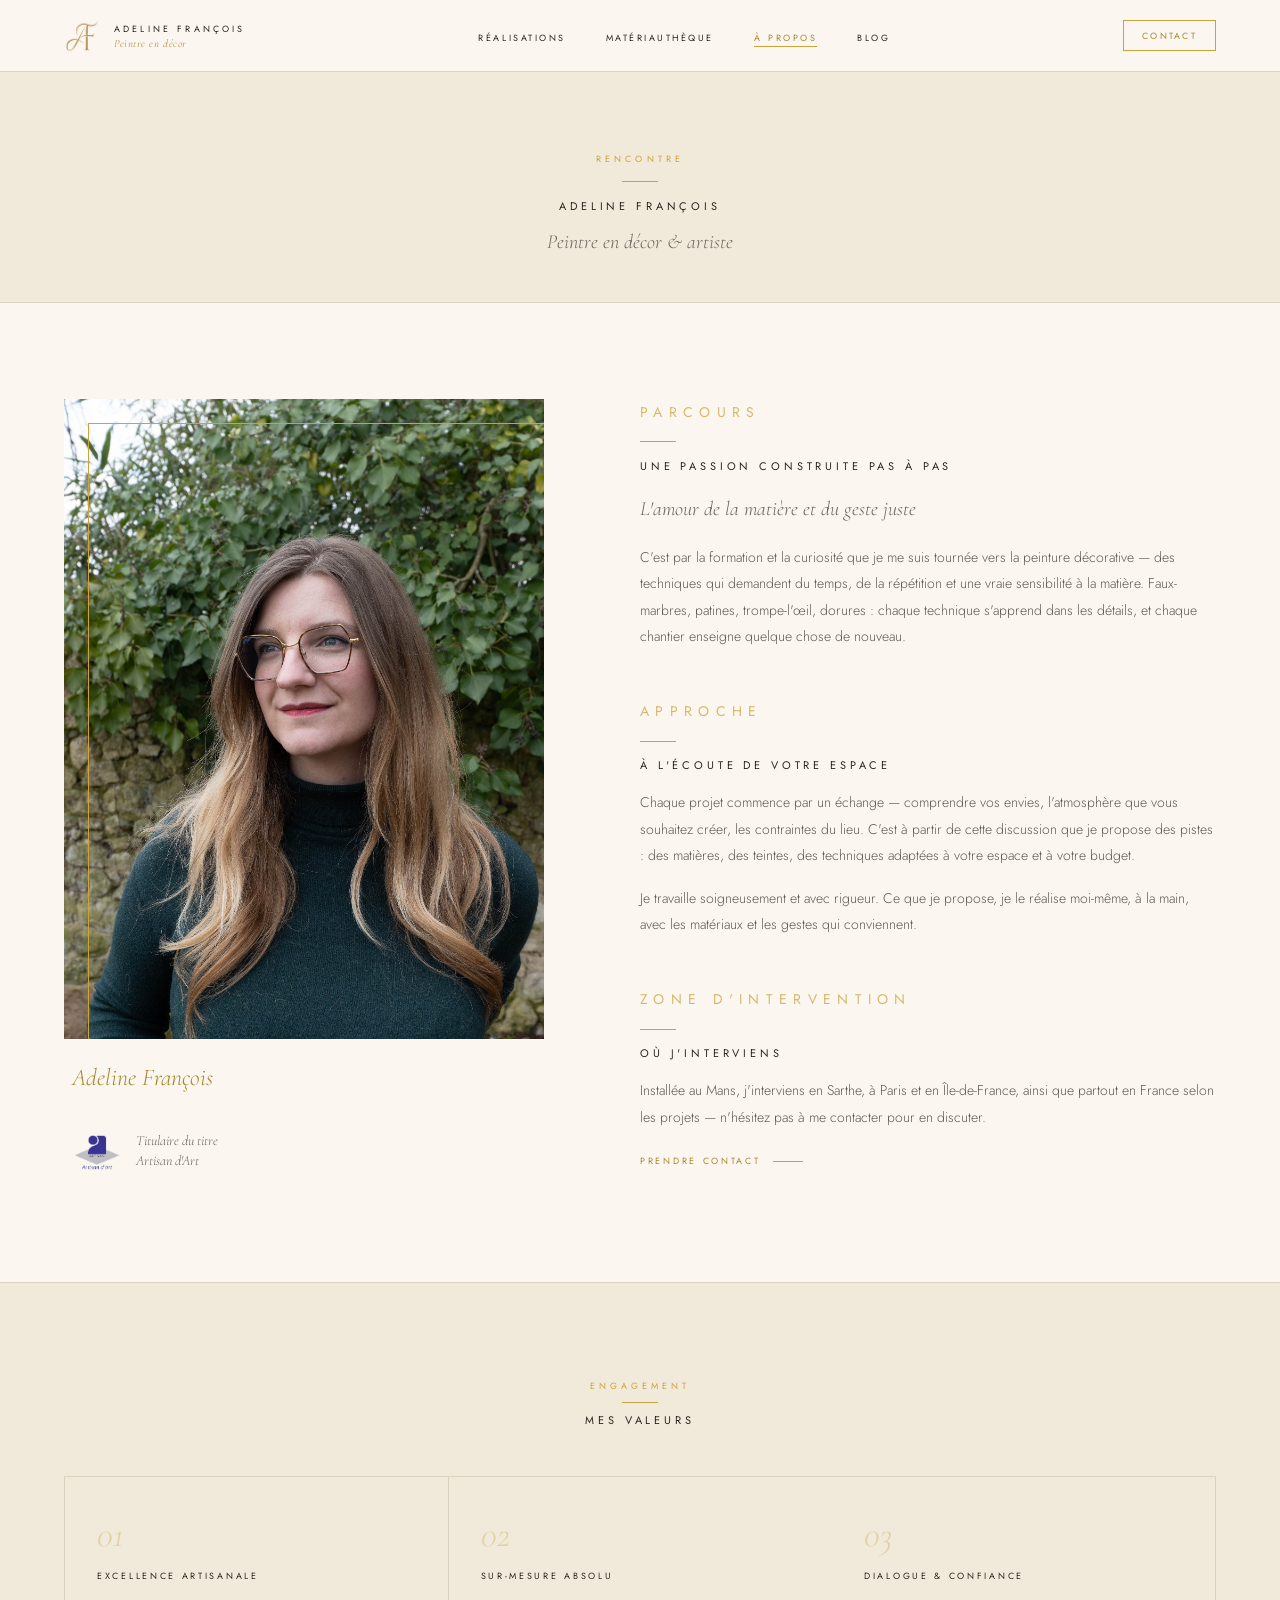
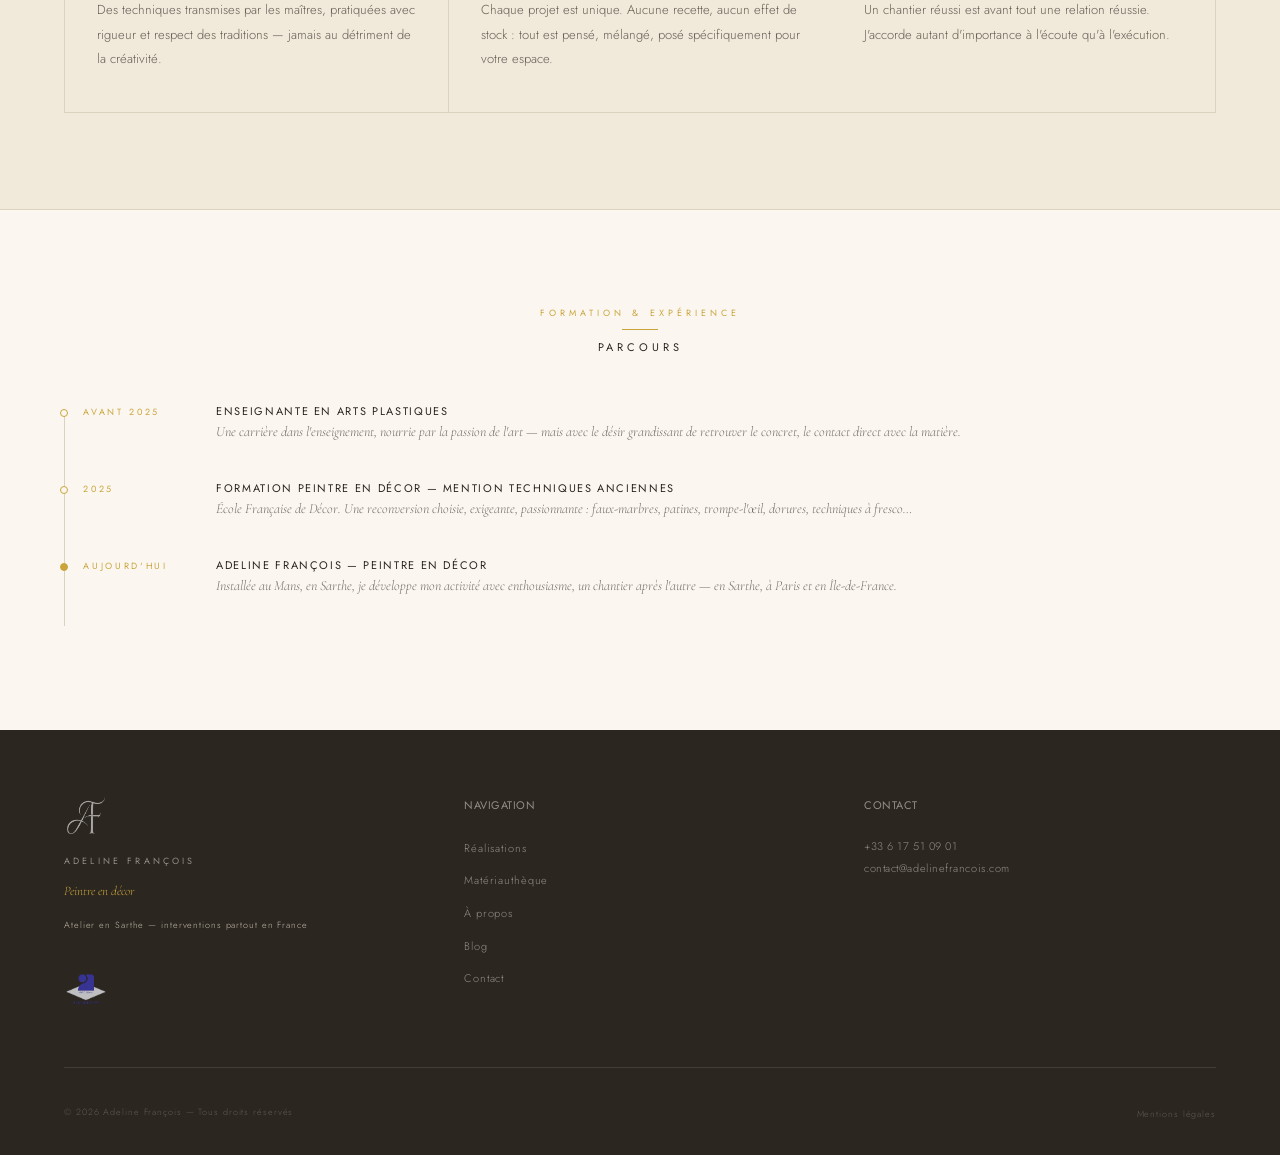
<file: a-propos.html>
﻿<!DOCTYPE html>
<html lang="fr">
<head>
  <meta charset="UTF-8">
  <meta name="viewport" content="width=device-width, initial-scale=1.0">
  <title>À propos — Adeline François, Peintre en décor</title>
  <meta name="description" content="Adeline François, peintre en décor et artiste. Formation, parcours et philosophie au service de projets d'exception.">
  <link rel="icon" type="image/png" href="images/logo-or.png">
  <link rel="preconnect" href="https://fonts.googleapis.com">
  <link rel="preconnect" href="https://fonts.gstatic.com" crossorigin>
  <link href="https://fonts.googleapis.com/css2?family=Jost:wght@300;400&family=Cormorant+Garamond:ital,wght@1,300;1,400&display=swap" rel="stylesheet">
  <link rel="preload" href="css/style.css" as="style">
  <link rel="stylesheet" href="css/style.css">
  <link rel="canonical" href="https://adelinefrancois.com/a-propos">
  <meta property="og:type" content="website">
  <meta property="og:locale" content="fr_FR">
  <meta property="og:url" content="https://adelinefrancois.com/a-propos">
  <meta property="og:title" content="À propos — Adeline François, Peintre en décor">
  <meta property="og:description" content="Adeline François, peintre en décor et artiste. Formation, parcours et philosophie au service de projets d'exception.">
  <meta property="og:image" content="https://adelinefrancois.com/images/accueil-sgraffito-soleil.jpg">
  <style>
    .page-hero {
      margin-top: var(--nav-h);
      padding: 5rem var(--side) 3rem;
      background: var(--lin);
      border-bottom: 0.5px solid var(--greige);
      text-align: center;
      display: flex; flex-direction: column; align-items: center; gap: 1rem;
    }
    .apropos-main {
      padding: 6rem var(--side);
      background: var(--ivoire);
      display: grid;
      grid-template-columns: 1fr 1.2fr;
      gap: 6rem;
      align-items: start;
    }
    .apropos-photo-wrap {
      position: sticky;
      top: calc(var(--nav-h) + 2rem);
    }
    .apropos-photo-grande {
      aspect-ratio: 3/4;
      background: var(--lin);
      position: relative;
      overflow: hidden;
    }
    .apropos-photo-grande::after {
      content: '';
      position: absolute;
      top: 1.5rem; left: 1.5rem; right: -1.5rem; bottom: -1.5rem;
      border: 0.5px solid var(--or);
      pointer-events: none;
    }
    .apropos-texte {
      display: flex; flex-direction: column; gap: 3rem;
    }
    .apropos-bloc { display: flex; flex-direction: column; gap: 1rem; }
    .apropos-bloc p { font-size: 14px; line-height: 1.9; opacity: 0.75; }

    .valeurs {
      padding: 6rem var(--side);
      background: var(--lin);
      border-top: 0.5px solid var(--greige);
    }
    .valeurs-grid {
      display: grid;
      grid-template-columns: repeat(3, 1fr);
      gap: 0.5px;
      background: var(--greige);
      border: 0.5px solid var(--greige);
      margin-top: 3rem;
    }
    .valeur-card {
      background: var(--lin);
      padding: 2.5rem 2rem;
      display: flex; flex-direction: column; gap: 1rem;
    }
    .valeur-num {
      font-family: 'Cormorant Garamond', serif; font-style: italic;
      font-size: 36px; color: var(--or); opacity: 0.35; line-height: 1;
    }
    .valeur-titre { font-size: 9px; letter-spacing: 0.3em; text-transform: uppercase; font-weight: 400; color: var(--encre); }
    .valeur-texte { font-size: 13px; line-height: 1.9; opacity: 0.7; }

    .formations {
      padding: 6rem var(--side);
      background: var(--ivoire);
      border-top: 0.5px solid var(--greige);
    }
    .frise {
      margin-top: 3rem;
      display: flex; flex-direction: column; gap: 0;
      position: relative;
    }
    .frise::before {
      content: '';
      position: absolute;
      left: 0; top: 8px; bottom: 8px;
      width: 0.5px; background: var(--greige);
    }
    .frise-item {
      display: grid; grid-template-columns: 120px 1fr;
      gap: 2rem; padding: 0 0 2.5rem 0; position: relative;
    }
    .frise-annee {
      font-size: 9px; letter-spacing: 0.3em; color: var(--or);
      text-transform: uppercase; font-weight: 400;
      padding-top: 2px; padding-left: 1.2rem;
    }
    .frise-dot {
      position: absolute;
      left: -4px; top: 6px;
      width: 8px; height: 8px; border-radius: 50%;
      background: var(--ivoire); border: 0.5px solid var(--or);
    }
    .frise-contenu { display: flex; flex-direction: column; gap: 4px; }
    .frise-titre { font-size: 11px; letter-spacing: 0.15em; text-transform: uppercase; font-weight: 400; }
    .frise-detail { font-family: 'Cormorant Garamond', serif; font-style: italic; font-size: 14px; opacity: 0.65; }

    @media (max-width: 900px) {
      .apropos-main { grid-template-columns: 1fr; gap: 3rem; }
      .apropos-photo-wrap { position: static; }
      .valeurs-grid { grid-template-columns: 1fr; }
    }
  </style>
<script>document.documentElement.className="ready";</script>
</head>
<body>

  <nav class="nav">
    <a href="/" class="nav-logo">
      <img src="images/logo-or.png" alt="Monogramme AF">
      <div class="nav-logo-text">
        <span>Adeline François</span>
        <span>Peintre en décor</span>
      </div>
    </a>
    <ul class="nav-links">
      <li><a href="/realisations">Réalisations</a></li>
      <li><a href="/materiautheque">Matériauthèque</a></li>
      <li><a href="/a-propos" class="active">À propos</a></li>
      <li><a href="/blog">Blog</a></li>
    </ul>
    <a href="/contact" class="nav-contact">Contact</a>
    <button class="nav-burger" aria-label="Menu"><span></span><span></span><span></span></button>
  </nav>
  <div class="nav-mobile">
    <a href="/realisations">Réalisations</a>
    <a href="/materiautheque">Matériauthèque</a>
    <a href="/a-propos">À propos</a>
    <a href="/blog">Blog</a>
    <a href="/contact">Contact</a>
  </div>

  <div class="page-hero">
    <p class="label fade-in">Rencontre</p>
    <div class="separateur"></div>
    <h1 class="titre-section fade-in">Adeline François</h1>
    <p class="accent fade-in" style="font-size: 20px; opacity: 0.65;">Peintre en décor &amp; artiste</p>
  </div>

  <section class="apropos-main">
    <div class="apropos-photo-wrap fade-in">
      <div class="apropos-photo-grande">
        <img src="images/A propos.jpg" alt="Adeline François" style="width:100%;height:100%;object-fit:cover;display:block;">
      </div>
      <p class="apropos-signature" style="margin-top: 1.5rem; padding-left: 0.5rem; font-size: 24px;">Adeline François</p>
      <div style="display:flex; align-items:center; gap:0.85rem; margin-top:1.5rem; padding-left:0.5rem;">
        <img src="images/logo-artisan-art.png" alt="Titre Artisan d'Art" style="width:50px; height:auto; object-fit:contain; flex-shrink:0;">
        <p style="font-family:'Cormorant Garamond',serif; font-style:italic; font-size:14px; color:var(--encre); opacity:0.7; line-height:1.4;">Titulaire du titre<br>Artisan d'Art</p>
      </div>
    </div>

    <div class="apropos-texte">
      <div class="apropos-bloc fade-in">
        <p class="label">Parcours</p>
        <div class="or-line"></div>
        <h2 class="titre-section">Une passion construite pas à pas</h2>
        <p class="accent" style="font-size: 20px; opacity: 0.7;">L'amour de la matière et du geste juste</p>
        <p>C'est par la formation et la curiosité que je me suis tournée vers la peinture décorative — des techniques qui demandent du temps, de la répétition et une vraie sensibilité à la matière. Faux-marbres, patines, trompe-l'œil, dorures : chaque technique s'apprend dans les détails, et chaque chantier enseigne quelque chose de nouveau.</p>
      </div>

      <div class="apropos-bloc fade-in">
        <p class="label">Approche</p>
        <div class="or-line"></div>
        <h2 class="titre-section">À l'écoute de votre espace</h2>
        <p>Chaque projet commence par un échange — comprendre vos envies, l'atmosphère que vous souhaitez créer, les contraintes du lieu. C'est à partir de cette discussion que je propose des pistes : des matières, des teintes, des techniques adaptées à votre espace et à votre budget.</p>
        <p>Je travaille soigneusement et avec rigueur. Ce que je propose, je le réalise moi-même, à la main, avec les matériaux et les gestes qui conviennent.</p>
      </div>

      <div class="apropos-bloc fade-in">
        <p class="label">Zone d'intervention</p>
        <div class="or-line"></div>
        <h2 class="titre-section">Où j'interviens</h2>
        <p>Installée au Mans, j'interviens en Sarthe, à Paris et en Île-de-France, ainsi que partout en France selon les projets — n'hésitez pas à me contacter pour en discuter.</p>
        <a href="/contact" class="btn-lien" style="margin-top: 0.5rem;">Prendre contact</a>
      </div>
    </div>
  </section>

  <section class="valeurs">
    <div class="section-header fade-in">
      <p class="label">Engagement</p>
      <div class="separateur"></div>
      <h2 class="titre-section">Mes valeurs</h2>
    </div>
    <div class="valeurs-grid">
      <div class="valeur-card fade-in">
        <div class="valeur-num">01</div>
        <h3 class="valeur-titre">Excellence artisanale</h3>
        <p class="valeur-texte">Des techniques transmises par les maîtres, pratiquées avec rigueur et respect des traditions — jamais au détriment de la créativité.</p>
      </div>
      <div class="valeur-card fade-in">
        <div class="valeur-num">02</div>
        <h3 class="valeur-titre">Sur-mesure absolu</h3>
        <p class="valeur-texte">Chaque projet est unique. Aucune recette, aucun effet de stock : tout est pensé, mélangé, posé spécifiquement pour votre espace.</p>
      </div>
      <div class="valeur-card fade-in">
        <div class="valeur-num">03</div>
        <h3 class="valeur-titre">Dialogue &amp; confiance</h3>
        <p class="valeur-texte">Un chantier réussi est avant tout une relation réussie. J'accorde autant d'importance à l'écoute qu'à l'exécution.</p>
      </div>
    </div>
  </section>

  <section class="formations">
    <div class="section-header fade-in">
      <p class="label">Formation &amp; expérience</p>
      <div class="separateur"></div>
      <h2 class="titre-section">Parcours</h2>
    </div>
    <div class="frise">
      <div class="frise-item fade-in">
        <p class="frise-annee">Avant 2025</p>
        <div>
          <div class="frise-dot"></div>
          <div class="frise-contenu">
            <p class="frise-titre">Enseignante en arts plastiques</p>
            <p class="frise-detail">Une carrière dans l'enseignement, nourrie par la passion de l'art — mais avec le désir grandissant de retrouver le concret, le contact direct avec la matière.</p>
          </div>
        </div>
      </div>
      <div class="frise-item fade-in">
        <p class="frise-annee">2025</p>
        <div>
          <div class="frise-dot"></div>
          <div class="frise-contenu">
            <p class="frise-titre">Formation peintre en décor — mention techniques anciennes</p>
            <p class="frise-detail">École Française de Décor. Une reconversion choisie, exigeante, passionnante : faux-marbres, patines, trompe-l'œil, dorures, techniques à fresco…</p>
          </div>
        </div>
      </div>
      <div class="frise-item fade-in">
        <p class="frise-annee">Aujourd'hui</p>
        <div>
          <div class="frise-dot" style="background: var(--or);"></div>
          <div class="frise-contenu">
            <p class="frise-titre">Adeline François — Peintre en décor</p>
            <p class="frise-detail">Installée au Mans, en Sarthe, je développe mon activité avec enthousiasme, un chantier après l'autre — en Sarthe, à Paris et en Île-de-France.</p>
          </div>
        </div>
      </div>
    </div>
  </section>

  <footer>
    <div class="footer-top">
      <div class="footer-brand">
        <img src="images/logo-or.png" alt="Adeline François" style="filter: brightness(0) invert(1); opacity: 0.6; width:44px; height:44px; object-fit:contain;">
        <p class="footer-brand-name">Adeline François</p>
        <p class="footer-brand-tagline">Peintre en décor</p>
        <p style="font-family:'Jost',sans-serif; font-size:9px; letter-spacing:0.1em; color:var(--greige); opacity:0.85; margin-top:3px;">Atelier en Sarthe — interventions partout en France</p>
        <img src="images/logo-artisan-art.png" alt="Titre Artisan d'Art" style="width:44px; height:auto; object-fit:contain; display:block; margin-top:10px;">
      </div>
      <div class="footer-col">
        <p class="footer-col-titre">Navigation</p>
        <ul>
          <li><a href="/realisations">Réalisations</a></li>
          <li><a href="/materiautheque">Matériauthèque</a></li>
          <li><a href="/a-propos">À propos</a></li>
          <li><a href="/blog">Blog</a></li>
          <li><a href="/contact">Contact</a></li>
        </ul>
      </div>
      <div class="footer-col">
        <p class="footer-col-titre">Contact</p>
        <p>
          <a href="tel:+33617510901">+33 6 17 51 09 01</a><br>
          <a href="mailto:contact@adelinefrancois.com">contact@adelinefrancois.com</a>
        </p>
      </div>
    </div>
    <div class="footer-bottom">
      <p class="footer-copy">&copy; 2026 Adeline François — Tous droits réservés</p>
      <div class="footer-legal"><a href="/mentions-legales">Mentions légales</a></div>
    </div>
  </footer>

  <script src="js/main.js"></script>
</body>
</html>
</file>
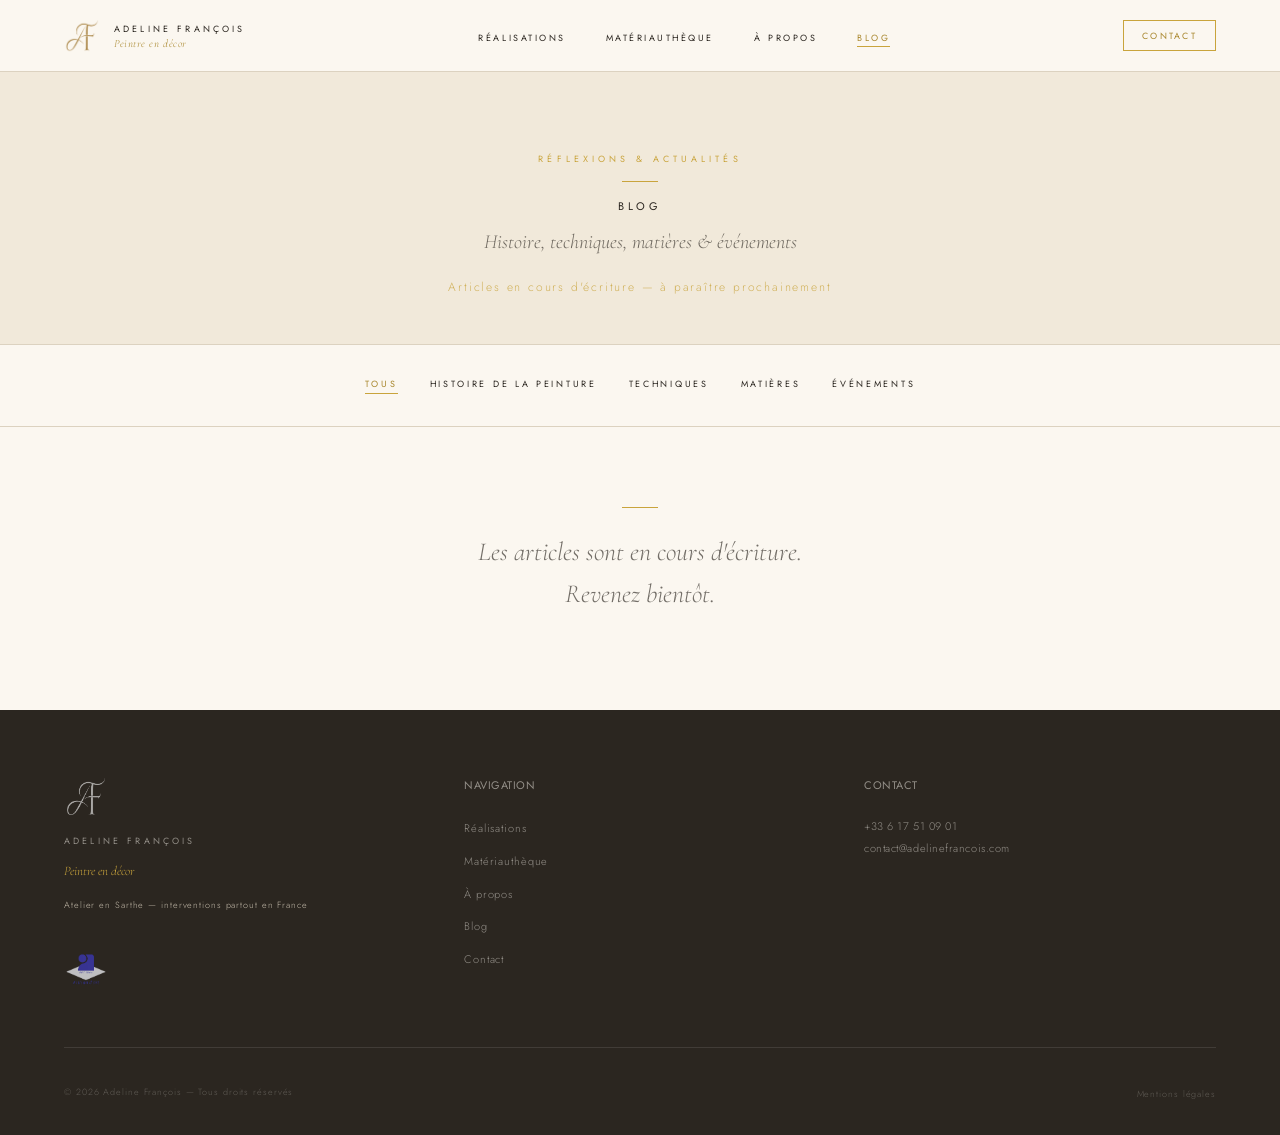
<file: blog.html>
﻿<!DOCTYPE html>
<html lang="fr">
<head>
  <meta charset="UTF-8">
  <meta name="viewport" content="width=device-width, initial-scale=1.0">
  <title>Blog — Adeline François, Peintre en décor</title>
  <meta name="description" content="Articles sur l'histoire de la peinture décorative, les techniques, les matières et les événements d'Adeline François.">
  <link rel="icon" type="image/png" href="images/logo-or.png">
  <link rel="preconnect" href="https://fonts.googleapis.com">
  <link rel="preconnect" href="https://fonts.gstatic.com" crossorigin>
  <link href="https://fonts.googleapis.com/css2?family=Jost:wght@300;400&family=Cormorant+Garamond:ital,wght@1,300;1,400&display=swap" rel="stylesheet">
  <link rel="preload" href="css/style.css" as="style">
  <link rel="stylesheet" href="css/style.css">
  <link rel="canonical" href="https://adelinefrancois.com/blog">
  <meta property="og:type" content="website">
  <meta property="og:locale" content="fr_FR">
  <meta property="og:url" content="https://adelinefrancois.com/blog">
  <meta property="og:title" content="Blog — Adeline François, Peintre en décor">
  <meta property="og:description" content="Articles sur l'histoire de la peinture décorative, les techniques, les matières et les événements d'Adeline François.">
  <meta property="og:image" content="https://adelinefrancois.com/images/accueil-sgraffito-soleil.jpg">
  <style>
    .page-hero {
      margin-top: var(--nav-h);
      padding: 5rem var(--side) 3rem;
      background: var(--lin);
      border-bottom: 0.5px solid var(--greige);
      text-align: center;
      display: flex; flex-direction: column; align-items: center; gap: 1rem;
    }
    .blog-categories {
      display: flex; gap: 2rem; justify-content: center; flex-wrap: wrap;
      padding: 2rem var(--side);
      background: var(--ivoire);
      border-bottom: 0.5px solid var(--greige);
    }
    .cat-btn {
      font-family: 'Jost', sans-serif;
      font-size: 9px; letter-spacing: 0.3em; text-transform: uppercase;
      font-weight: 400; color: var(--encre); background: none; border: none;
      cursor: pointer; padding-bottom: 4px; position: relative; transition: color 0.2s;
    }
    .cat-btn::after {
      content: ''; position: absolute; bottom: 0; left: 0;
      width: 0; height: 0.5px; background: var(--or); transition: width 0.3s;
    }
    .cat-btn.actif, .cat-btn:hover { color: var(--or-fonce); }
    .cat-btn.actif::after, .cat-btn:hover::after { width: 100%; }

    .blog-section { padding: 5rem var(--side) 6rem; background: var(--ivoire); }

    .article-vedette {
      display: grid; grid-template-columns: 1fr 1fr;
      gap: 3px; background: var(--greige); border: 0.5px solid var(--greige);
      margin-bottom: 5rem;
    }
    .article-vedette-img {
      aspect-ratio: 4/3; background: var(--lin); position: relative; overflow: hidden;
    }
    .article-vedette-body {
      background: var(--ivoire); padding: 3rem; display: flex; flex-direction: column; gap: 1.2rem; justify-content: center;
    }
    .tag-cat {
      font-size: 8px; letter-spacing: 0.35em; text-transform: uppercase;
      color: var(--or); font-weight: 400;
    }
    .article-titre-grand {
      font-size: clamp(16px, 2vw, 22px); letter-spacing: 0.08em;
      text-transform: uppercase; font-weight: 400; line-height: 1.5; color: var(--encre);
    }
    .article-extrait-grand {
      font-family: 'Cormorant Garamond', serif; font-style: italic;
      font-size: 16px; line-height: 1.7; opacity: 0.65;
    }

    .articles-grid {
      display: grid; grid-template-columns: repeat(3, 1fr);
      gap: 2px; background: var(--greige); border: 0.5px solid var(--greige);
    }
    .articles-grid[data-hidden] { display: none; }

    @media (max-width: 900px) {
      .article-vedette { grid-template-columns: 1fr; }
      .articles-grid { grid-template-columns: 1fr; }
    }
  </style>
<script>document.documentElement.className="ready";</script>
</head>
<body>

  <nav class="nav">
    <a href="/" class="nav-logo">
      <img src="images/logo-or.png" alt="Monogramme AF">
      <div class="nav-logo-text">
        <span>Adeline François</span>
        <span>Peintre en décor</span>
      </div>
    </a>
    <ul class="nav-links">
      <li><a href="/realisations">Réalisations</a></li>
      <li><a href="/materiautheque">Matériauthèque</a></li>
      <li><a href="/a-propos">À propos</a></li>
      <li><a href="/blog" class="active">Blog</a></li>
    </ul>
    <a href="/contact" class="nav-contact">Contact</a>
    <button class="nav-burger" aria-label="Menu"><span></span><span></span><span></span></button>
  </nav>
  <div class="nav-mobile">
    <a href="/realisations">Réalisations</a>
    <a href="/materiautheque">Matériauthèque</a>
    <a href="/a-propos">À propos</a>
    <a href="/blog">Blog</a>
    <a href="/contact">Contact</a>
  </div>

  <div class="page-hero">
    <p class="label fade-in">Réflexions &amp; actualités</p>
    <div class="separateur"></div>
    <h1 class="titre-section fade-in">Blog</h1>
    <p class="accent fade-in" style="font-size: 20px; opacity: 0.65;">Histoire, techniques, matières &amp; événements</p>
    <p class="fade-in" style="font-size: 12px; letter-spacing: 0.15em; color: var(--or); opacity: 0.8; margin-top: 0.5rem;">Articles en cours d'écriture — à paraître prochainement</p>
  </div>

  <div class="blog-categories">
    <button class="cat-btn actif" data-cat="tous">Tous</button>
    <button class="cat-btn" data-cat="histoire">Histoire de la peinture</button>
    <button class="cat-btn" data-cat="techniques">Techniques</button>
    <button class="cat-btn" data-cat="matieres">Matières</button>
    <button class="cat-btn" data-cat="evenements">Événements</button>
  </div>

  <section class="blog-section" style="text-align:center; display:flex; flex-direction:column; align-items:center; gap:1.5rem;">
    <div class="separateur"></div>
    <p class="accent" style="font-size: clamp(18px, 2.5vw, 26px); opacity: 0.65; max-width: 500px; line-height: 1.6;">
      Les articles sont en cours d'écriture.<br>Revenez bientôt.
    </p>
  </section>

  <footer>
    <div class="footer-top">
      <div class="footer-brand">
        <img src="images/logo-or.png" alt="Adeline François" style="filter: brightness(0) invert(1); opacity: 0.6; width:44px; height:44px; object-fit:contain;">
        <p class="footer-brand-name">Adeline François</p>
        <p class="footer-brand-tagline">Peintre en décor</p>
        <p style="font-family:'Jost',sans-serif; font-size:9px; letter-spacing:0.1em; color:var(--greige); opacity:0.85; margin-top:3px;">Atelier en Sarthe — interventions partout en France</p>
        <img src="images/logo-artisan-art.png" alt="Titre Artisan d'Art" style="width:44px; height:auto; object-fit:contain; display:block; margin-top:10px;">
      </div>
      <div class="footer-col">
        <p class="footer-col-titre">Navigation</p>
        <ul>
          <li><a href="/realisations">Réalisations</a></li>
          <li><a href="/materiautheque">Matériauthèque</a></li>
          <li><a href="/a-propos">À propos</a></li>
          <li><a href="/blog">Blog</a></li>
          <li><a href="/contact">Contact</a></li>
        </ul>
      </div>
      <div class="footer-col">
        <p class="footer-col-titre">Contact</p>
        <p>
          <a href="tel:+33617510901">+33 6 17 51 09 01</a><br>
          <a href="mailto:contact@adelinefrancois.com">contact@adelinefrancois.com</a>
        </p>
      </div>
    </div>
    <div class="footer-bottom">
      <p class="footer-copy">&copy; 2026 Adeline François — Tous droits réservés</p>
      <div class="footer-legal"><a href="/mentions-legales">Mentions légales</a></div>
    </div>
  </footer>

  <script src="js/main.js"></script>
  <script>
    document.querySelectorAll('.cat-btn').forEach(btn => {
      btn.addEventListener('click', () => {
        document.querySelectorAll('.cat-btn').forEach(b => b.classList.remove('actif'));
        btn.classList.add('actif');
        const cat = btn.dataset.cat;
        document.querySelectorAll('.blog-card, .article-vedette').forEach(el => {
          const match = cat === 'tous' || el.dataset.cat === cat;
          el.style.display = match ? '' : 'none';
        });
      });
    });
  </script>
</body>
</html>
</file>
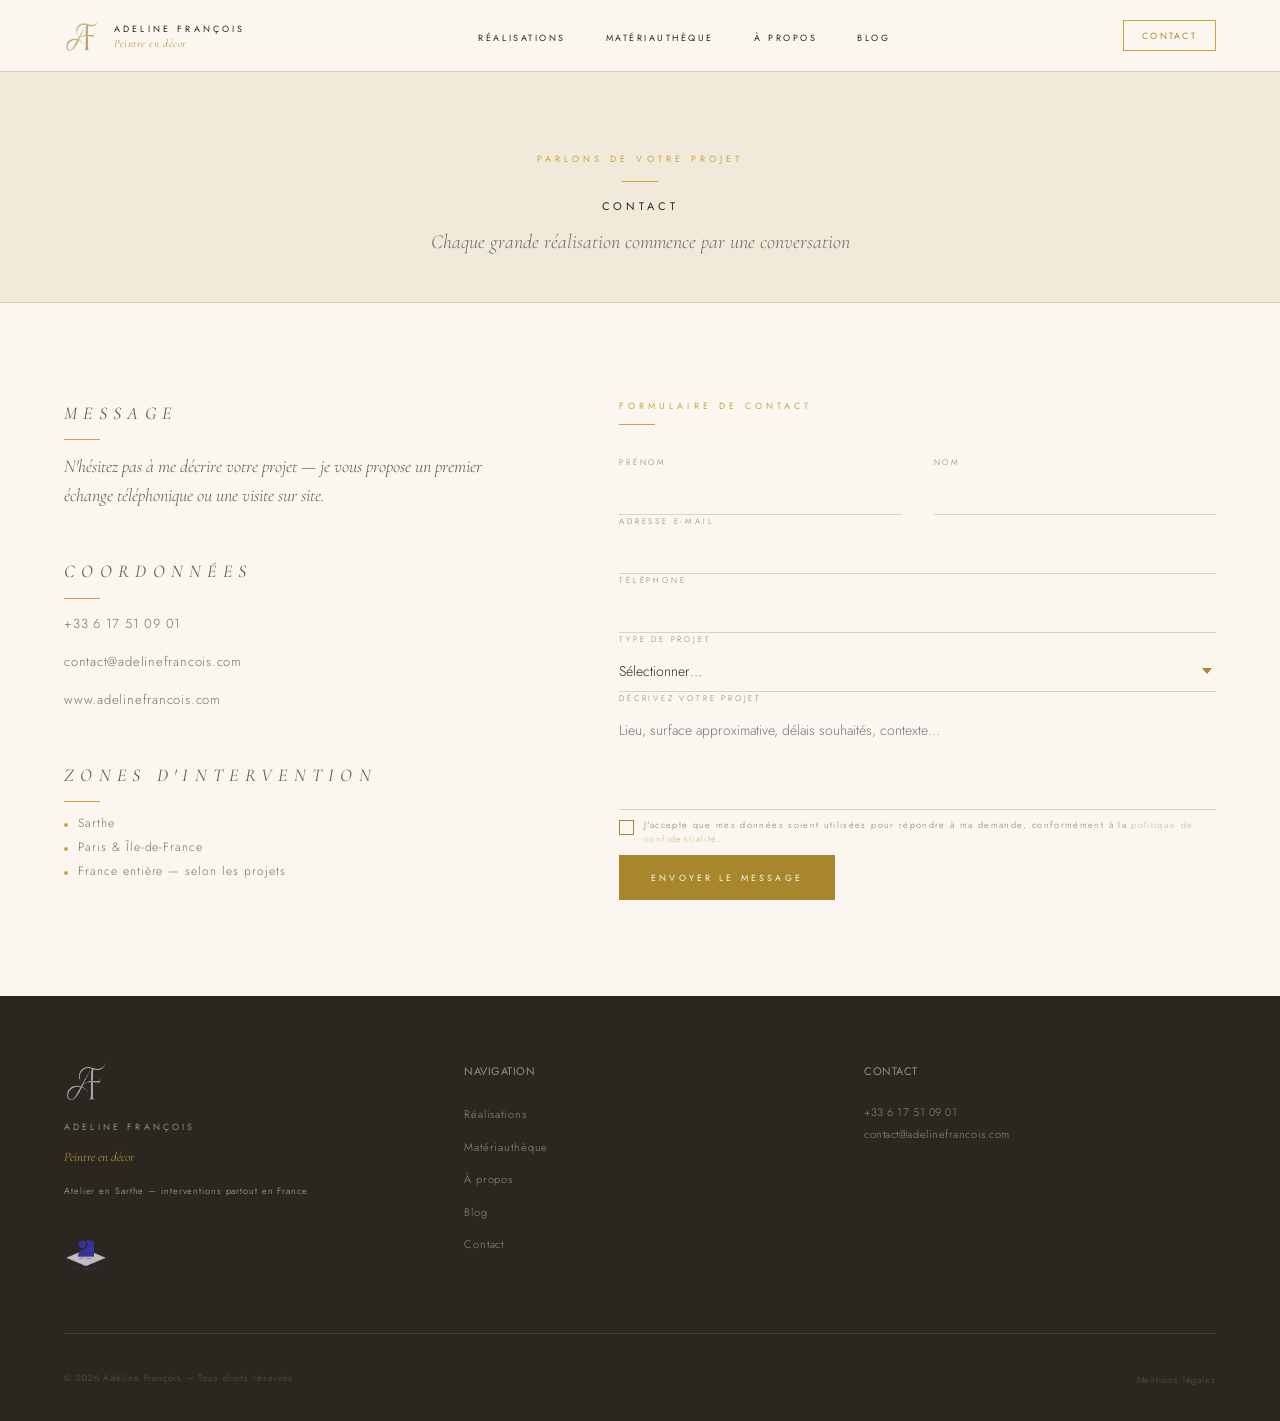
<file: contact.html>
﻿<!DOCTYPE html>
<html lang="fr">
<head>
  <meta charset="UTF-8">
  <meta name="viewport" content="width=device-width, initial-scale=1.0">
  <title>Contact — Adeline François, Peintre en décor</title>
  <meta name="description" content="Contactez Adeline François pour votre projet de peinture décorative. Devis, rendez-vous, collaboration avec architectes et décorateurs.">
  <link rel="icon" type="image/png" href="images/logo-or.png">
  <link rel="preconnect" href="https://fonts.googleapis.com">
  <link rel="preconnect" href="https://fonts.gstatic.com" crossorigin>
  <link href="https://fonts.googleapis.com/css2?family=Jost:wght@300;400&family=Cormorant+Garamond:ital,wght@1,300;1,400&display=swap" rel="stylesheet">
  <link rel="preload" href="css/style.css" as="style">
  <link rel="stylesheet" href="css/style.css">
  <link rel="canonical" href="https://adelinefrancois.com/contact">
  <meta property="og:type" content="website">
  <meta property="og:locale" content="fr_FR">
  <meta property="og:url" content="https://adelinefrancois.com/contact">
  <meta property="og:title" content="Contact — Adeline François, Peintre en décor">
  <meta property="og:description" content="Contactez Adeline François pour votre projet de peinture décorative. Devis, rendez-vous, collaboration avec architectes et décorateurs.">
  <meta property="og:image" content="https://adelinefrancois.com/images/accueil-sgraffito-soleil.jpg">
  <style>
    .page-hero {
      margin-top: var(--nav-h);
      padding: 5rem var(--side) 3rem;
      background: var(--lin);
      border-bottom: 0.5px solid var(--greige);
      text-align: center;
      display: flex; flex-direction: column; align-items: center; gap: 1rem;
    }
    .contact-page {
      padding: 6rem var(--side);
      background: var(--ivoire);
    }
    .contact-grid {
      display: grid;
      grid-template-columns: 1fr 1.3fr;
      gap: 6rem;
      align-items: start;
    }
    .contact-left { display: flex; flex-direction: column; gap: 3rem; }

    .contact-bloc { display: flex; flex-direction: column; gap: 0.75rem; }
    .contact-bloc-titre { font-size: 9px; letter-spacing: 0.35em; text-transform: uppercase; color: var(--or); font-weight: 400; }
    .contact-bloc p {
      font-family: 'Cormorant Garamond', serif; font-style: italic;
      font-size: 18px; line-height: 1.6; color: var(--encre); opacity: 0.75;
    }
    .contact-bloc a {
      font-size: 13px; letter-spacing: 0.06em; color: var(--encre);
      opacity: 0.65; display: block; line-height: 2;
      transition: color 0.2s, opacity 0.2s;
    }
    .contact-bloc a:hover { color: var(--or-fonce); opacity: 1; }

    .contact-zones { display: flex; flex-direction: column; gap: 6px; }
    .zone-item {
      display: flex; align-items: baseline; gap: 10px;
    }
    .zone-point {
      width: 4px; height: 4px; border-radius: 50%;
      background: var(--or); flex-shrink: 0; margin-top: 6px;
    }
    .zone-texte { font-size: 12px; letter-spacing: 0.08em; opacity: 0.65; }

    .form-titre {
      display: flex; flex-direction: column; gap: 0.75rem; margin-bottom: 2rem;
    }

    @media (max-width: 900px) {
      .contact-grid { grid-template-columns: 1fr; gap: 3rem; }
    }
  </style>
<script>document.documentElement.className="ready";</script>
</head>
<body>

  <nav class="nav">
    <a href="/" class="nav-logo">
      <img src="images/logo-or.png" alt="Monogramme AF">
      <div class="nav-logo-text">
        <span>Adeline François</span>
        <span>Peintre en décor</span>
      </div>
    </a>
    <ul class="nav-links">
      <li><a href="/realisations">Réalisations</a></li>
      <li><a href="/materiautheque">Matériauthèque</a></li>
      <li><a href="/a-propos">À propos</a></li>
      <li><a href="/blog">Blog</a></li>
    </ul>
    <a href="/contact" class="nav-contact active">Contact</a>
    <button class="nav-burger" aria-label="Menu"><span></span><span></span><span></span></button>
  </nav>
  <div class="nav-mobile">
    <a href="/realisations">Réalisations</a>
    <a href="/materiautheque">Matériauthèque</a>
    <a href="/a-propos">À propos</a>
    <a href="/blog">Blog</a>
    <a href="/contact">Contact</a>
  </div>

  <div class="page-hero">
    <p class="label fade-in">Parlons de votre projet</p>
    <div class="separateur"></div>
    <h1 class="titre-section fade-in">Contact</h1>
    <p class="accent fade-in" style="font-size: 20px; opacity: 0.65;">Chaque grande réalisation commence par une conversation</p>
  </div>

  <section class="contact-page">
    <div class="contact-grid">

      <div class="contact-left">
        <div class="contact-bloc fade-in">
          <p class="contact-bloc-titre">Message</p>
          <div class="or-line"></div>
          <p>N'hésitez pas à me décrire votre projet — je vous propose un premier échange téléphonique ou une visite sur site.</p>
        </div>

        <div class="contact-bloc fade-in">
          <p class="contact-bloc-titre">Coordonnées</p>
          <div class="or-line"></div>
          <a href="tel:+33617510901">+33 6 17 51 09 01</a>
          <a href="mailto:contact@adelinefrancois.com">contact@adelinefrancois.com</a>
          <a href="https://adelinefrancois.com">www.adelinefrancois.com</a>
        </div>

        <div class="contact-bloc fade-in">
          <p class="contact-bloc-titre">Zones d'intervention</p>
          <div class="or-line"></div>
          <div class="contact-zones">
            <div class="zone-item"><div class="zone-point"></div><span class="zone-texte">Sarthe</span></div>
            <div class="zone-item"><div class="zone-point"></div><span class="zone-texte">Paris &amp; Île-de-France</span></div>
            <div class="zone-item"><div class="zone-point"></div><span class="zone-texte">France entière — selon les projets</span></div>
          </div>
        </div>
      </div>

      <div class="fade-in">
        <div class="form-titre">
          <p class="label">Formulaire de contact</p>
          <div class="or-line"></div>
        </div>

        <form id="contact-form" name="contact" method="POST" action="envoyer-message.php">
          <p style="display:none;"><input name="bot-field"></p>

          <div style="display:grid; grid-template-columns:1fr 1fr; gap:0 2rem;">
            <div class="form-groupe">
              <label for="prenom">Prénom</label>
              <input type="text" id="prenom" name="prenom" required autocomplete="given-name">
            </div>
            <div class="form-groupe">
              <label for="nom">Nom</label>
              <input type="text" id="nom" name="nom" required autocomplete="family-name">
            </div>
          </div>

          <div class="form-groupe">
            <label for="email">Adresse e-mail</label>
            <input type="email" id="email" name="email" required autocomplete="email">
          </div>

          <div class="form-groupe">
            <label for="telephone">Téléphone</label>
            <input type="tel" id="telephone" name="telephone" autocomplete="tel">
          </div>

          <div class="form-groupe">
            <label for="type-projet">Type de projet</label>
            <select id="type-projet" name="type-projet">
              <option value="" disabled selected>Sélectionner…</option>
              <option value="faux-marbre">Faux-marbre</option>
              <option value="trompe-loeil">Trompe-l'œil / Fresque</option>
              <option value="dorure">Dorure à la feuille</option>
              <option value="patine">Patines &amp; vieillissements</option>
              <option value="faux-bois">Faux-bois</option>
              <option value="autre">Autre / À définir</option>
            </select>
          </div>

          <div class="form-groupe">
            <label for="message">Décrivez votre projet</label>
            <textarea id="message" name="message" rows="5" placeholder="Lieu, surface approximative, délais souhaités, contexte…"></textarea>
          </div>

          <div style="margin-top:0.5rem; display:flex; align-items:flex-start; gap:10px;">
            <label style="display:flex; align-items:flex-start; gap:10px; cursor:pointer; position:relative;">
              <input type="checkbox" name="rgpd" required id="rgpd-check" style="position:absolute; opacity:0; width:0; height:0;">
              <span id="rgpd-box" style="display:inline-block; width:15px; height:15px; min-width:15px; border:1px solid #A8862B; background:#FBF7F0; margin-top:2px; flex-shrink:0;"></span>
              <span style="font-size:9px; letter-spacing:0.15em; opacity:0.6; line-height:1.6;">J'accepte que mes données soient utilisées pour répondre à ma demande, conformément à la <a href="/mentions-legales" style="color:var(--or-fonce);">politique de confidentialité</a>.</span>
            </label>
          </div>
          <script>
            (function(){
              var cb = document.getElementById('rgpd-check');
              var box = document.getElementById('rgpd-box');
              cb.addEventListener('change', function(){
                box.style.background = cb.checked ? '#A8862B' : '#FBF7F0';
                box.innerHTML = cb.checked ? '<svg viewBox="0 0 12 12" style="width:11px;height:11px;display:block;margin:1px auto;"><polyline points="1.5,6 5,9.5 10.5,2.5" fill="none" stroke="#FBF7F0" stroke-width="1.5"/></svg>' : '';
              });
              box.addEventListener('click', function(){ cb.click(); });
            })();
          </script>

          <button type="submit" class="btn-envoyer">Envoyer le message</button>
        </form>

        <p class="form-success">
          Merci pour votre message. Je vous répondrai dès que possible.
        </p>
      </div>
    </div>
  </section>

  <footer>
    <div class="footer-top">
      <div class="footer-brand">
        <img src="images/logo-or.png" alt="Adeline François" style="filter: brightness(0) invert(1); opacity: 0.6; width:44px; height:44px; object-fit:contain;">
        <p class="footer-brand-name">Adeline François</p>
        <p class="footer-brand-tagline">Peintre en décor</p>
        <p style="font-family:'Jost',sans-serif; font-size:9px; letter-spacing:0.1em; color:var(--greige); opacity:0.85; margin-top:3px;">Atelier en Sarthe — interventions partout en France</p>
        <img src="images/logo-artisan-art.png" alt="Titre Artisan d'Art" style="width:44px; height:auto; object-fit:contain; display:block; margin-top:10px;">
      </div>
      <div class="footer-col">
        <p class="footer-col-titre">Navigation</p>
        <ul>
          <li><a href="/realisations">Réalisations</a></li>
          <li><a href="/materiautheque">Matériauthèque</a></li>
          <li><a href="/a-propos">À propos</a></li>
          <li><a href="/blog">Blog</a></li>
          <li><a href="/contact">Contact</a></li>
        </ul>
      </div>
      <div class="footer-col">
        <p class="footer-col-titre">Contact</p>
        <p>
          <a href="tel:+33617510901">+33 6 17 51 09 01</a><br>
          <a href="mailto:contact@adelinefrancois.com">contact@adelinefrancois.com</a>
        </p>
      </div>
    </div>
    <div class="footer-bottom">
      <p class="footer-copy">&copy; 2026 Adeline François — Tous droits réservés</p>
      <div class="footer-legal"><a href="/mentions-legales">Mentions légales</a></div>
    </div>
  </footer>

  <script src="js/main.js"></script>
  <script>
    if (new URLSearchParams(window.location.search).get('envoye') === '1') {
      document.getElementById('contact-form').style.display = 'none';
      document.querySelector('.form-success').style.display = 'block';
    }
  </script>
</body>
</html>
</file>
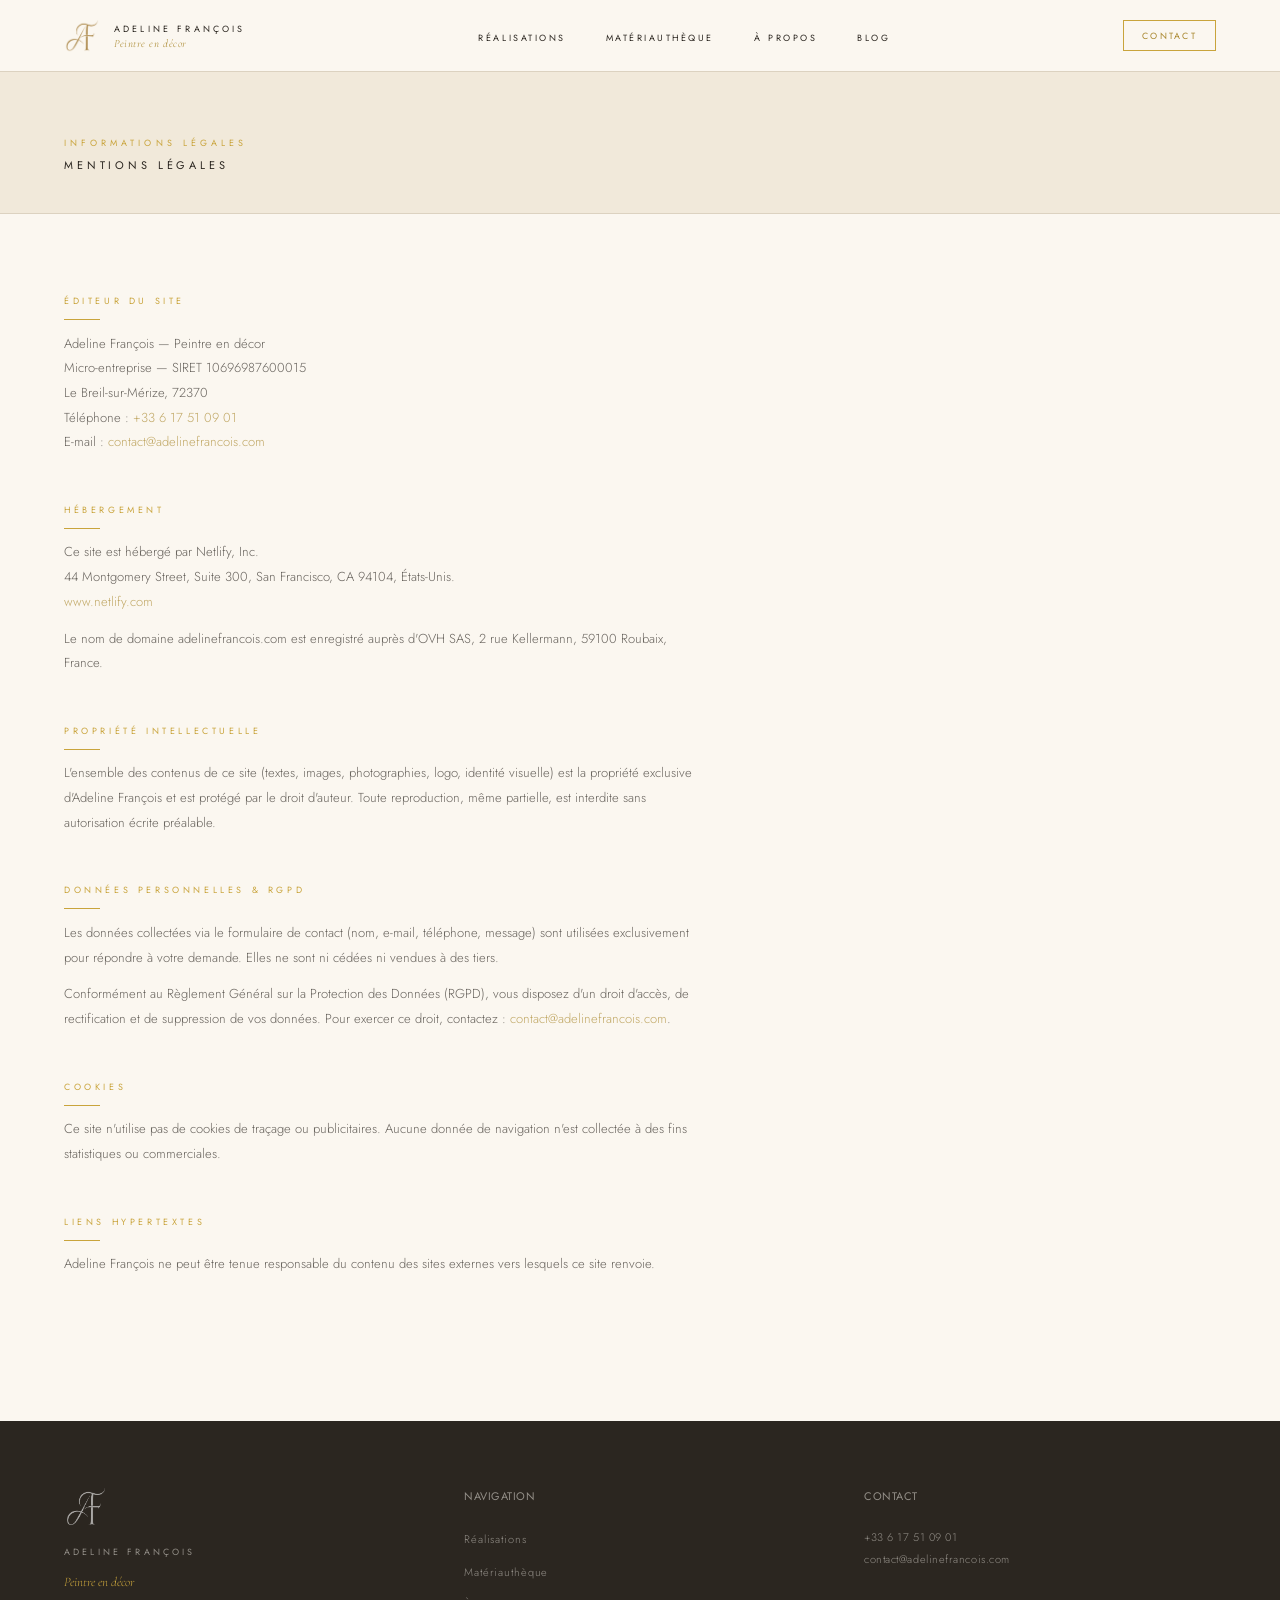
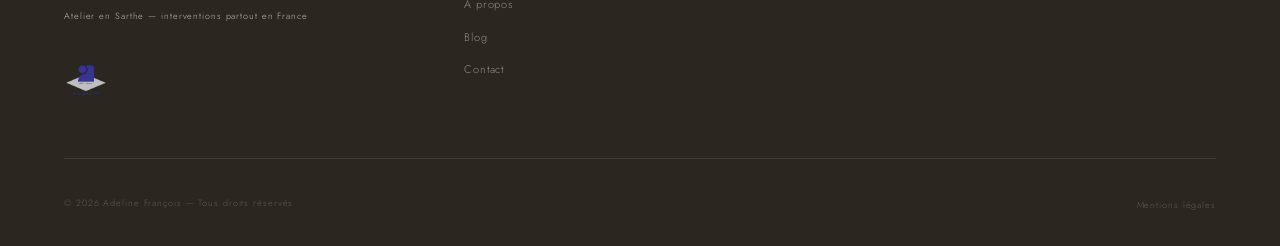
<file: mentions-legales.html>
﻿<!DOCTYPE html>
<html lang="fr">
<head>
  <meta charset="UTF-8">
  <meta name="viewport" content="width=device-width, initial-scale=1.0">
  <title>Mentions légales — Adeline François</title>
  <link rel="icon" type="image/png" href="images/logo-or.png">
  <link rel="preconnect" href="https://fonts.googleapis.com">
  <link rel="preconnect" href="https://fonts.gstatic.com" crossorigin>
  <link href="https://fonts.googleapis.com/css2?family=Jost:wght@300;400&family=Cormorant+Garamond:ital,wght@1,300;1,400&display=swap" rel="stylesheet">
  <link rel="preload" href="css/style.css" as="style">
  <link rel="stylesheet" href="css/style.css">
  <link rel="canonical" href="https://adelinefrancois.com/mentions-legales">
  <meta property="og:type" content="website">
  <meta property="og:locale" content="fr_FR">
  <meta property="og:url" content="https://adelinefrancois.com/mentions-legales">
  <meta property="og:title" content="Mentions légales — Adeline François">
  <meta property="og:description" content="Mentions légales du site adelinefrancois.com — Adeline François, peintre en décor au Mans.">
  <meta property="og:image" content="https://adelinefrancois.com/images/accueil-sgraffito-soleil.jpg">
  <style>
    .page-hero {
      margin-top: var(--nav-h);
      padding: 4rem var(--side) 2.5rem;
      background: var(--lin);
      border-bottom: 0.5px solid var(--greige);
    }
    .mentions-content {
      padding: 5rem var(--side) 6rem;
      background: var(--ivoire);
      max-width: 760px;
    }
    .mentions-bloc { margin-bottom: 3rem; display: flex; flex-direction: column; gap: 0.75rem; }
    .mentions-bloc h2 { font-size: 9px; letter-spacing: 0.4em; text-transform: uppercase; font-weight: 400; color: var(--or); }
    .mentions-bloc p, .mentions-bloc address {
      font-size: 13px; line-height: 1.9; opacity: 0.7; font-style: normal;
    }
    .mentions-bloc a { color: var(--or-fonce); }
  </style>
<script>document.documentElement.className="ready";</script>
</head>
<body>

  <nav class="nav">
    <a href="/" class="nav-logo">
      <img src="images/logo-or.png" alt="Monogramme AF">
      <div class="nav-logo-text">
        <span>Adeline François</span>
        <span>Peintre en décor</span>
      </div>
    </a>
    <ul class="nav-links">
      <li><a href="/realisations">Réalisations</a></li>
      <li><a href="/materiautheque">Matériauthèque</a></li>
      <li><a href="/a-propos">À propos</a></li>
      <li><a href="/blog">Blog</a></li>
    </ul>
    <a href="/contact" class="nav-contact">Contact</a>
    <button class="nav-burger" aria-label="Menu"><span></span><span></span><span></span></button>
  </nav>
  <div class="nav-mobile">
    <a href="/realisations">Réalisations</a>
    <a href="/materiautheque">Matériauthèque</a>
    <a href="/a-propos">À propos</a>
    <a href="/blog">Blog</a>
    <a href="/contact">Contact</a>
  </div>

  <div class="page-hero">
    <p class="label">Informations légales</p>
    <h1 class="titre-section" style="margin-top:0.5rem;">Mentions légales</h1>
  </div>

  <section class="mentions-content">
    <div class="mentions-bloc">
      <h2>Éditeur du site</h2>
      <div class="or-line"></div>
      <address>
        Adeline François — Peintre en décor<br>
        Micro-entreprise — SIRET 10696987600015<br>
        Le Breil-sur-Mérize, 72370<br>
        Téléphone : <a href="tel:+33617510901">+33 6 17 51 09 01</a><br>
        E-mail : <a href="mailto:contact@adelinefrancois.com">contact@adelinefrancois.com</a>
      </address>
    </div>

    <div class="mentions-bloc">
      <h2>Hébergement</h2>
      <div class="or-line"></div>
      <p>
        Ce site est hébergé par Netlify, Inc.<br>
        44 Montgomery Street, Suite 300, San Francisco, CA 94104, États-Unis.<br>
        <a href="https://www.netlify.com">www.netlify.com</a>
      </p>
      <p>Le nom de domaine adelinefrancois.com est enregistré auprès d'OVH SAS, 2 rue Kellermann, 59100 Roubaix, France.</p>
    </div>

    <div class="mentions-bloc">
      <h2>Propriété intellectuelle</h2>
      <div class="or-line"></div>
      <p>L'ensemble des contenus de ce site (textes, images, photographies, logo, identité visuelle) est la propriété exclusive d'Adeline François et est protégé par le droit d'auteur. Toute reproduction, même partielle, est interdite sans autorisation écrite préalable.</p>
    </div>

    <div class="mentions-bloc">
      <h2>Données personnelles &amp; RGPD</h2>
      <div class="or-line"></div>
      <p>Les données collectées via le formulaire de contact (nom, e-mail, téléphone, message) sont utilisées exclusivement pour répondre à votre demande. Elles ne sont ni cédées ni vendues à des tiers.</p>
      <p>Conformément au Règlement Général sur la Protection des Données (RGPD), vous disposez d'un droit d'accès, de rectification et de suppression de vos données. Pour exercer ce droit, contactez : <a href="mailto:contact@adelinefrancois.com">contact@adelinefrancois.com</a>.</p>
    </div>

    <div class="mentions-bloc">
      <h2>Cookies</h2>
      <div class="or-line"></div>
      <p>Ce site n'utilise pas de cookies de traçage ou publicitaires. Aucune donnée de navigation n'est collectée à des fins statistiques ou commerciales.</p>
    </div>

    <div class="mentions-bloc">
      <h2>Liens hypertextes</h2>
      <div class="or-line"></div>
      <p>Adeline François ne peut être tenue responsable du contenu des sites externes vers lesquels ce site renvoie.</p>
    </div>
  </section>

  <footer>
    <div class="footer-top">
      <div class="footer-brand">
        <img src="images/logo-or.png" alt="Adeline François" style="filter: brightness(0) invert(1); opacity: 0.6; width:44px; height:44px; object-fit:contain;">
        <p class="footer-brand-name">Adeline François</p>
        <p class="footer-brand-tagline">Peintre en décor</p>
        <p style="font-family:'Jost',sans-serif; font-size:9px; letter-spacing:0.1em; color:var(--greige); opacity:0.85; margin-top:3px;">Atelier en Sarthe — interventions partout en France</p>
        <img src="images/logo-artisan-art.png" alt="Titre Artisan d'Art" style="width:44px; height:auto; object-fit:contain; display:block; margin-top:10px;">
      </div>
      <div class="footer-col">
        <p class="footer-col-titre">Navigation</p>
        <ul>
          <li><a href="/realisations">Réalisations</a></li>
          <li><a href="/materiautheque">Matériauthèque</a></li>
          <li><a href="/a-propos">À propos</a></li>
          <li><a href="/blog">Blog</a></li>
          <li><a href="/contact">Contact</a></li>
        </ul>
      </div>
      <div class="footer-col">
        <p class="footer-col-titre">Contact</p>
        <p>
          <a href="tel:+33617510901">+33 6 17 51 09 01</a><br>
          <a href="mailto:contact@adelinefrancois.com">contact@adelinefrancois.com</a>
        </p>
      </div>
    </div>
    <div class="footer-bottom">
      <p class="footer-copy">&copy; 2026 Adeline François — Tous droits réservés</p>
      <div class="footer-legal"><a href="/mentions-legales">Mentions légales</a></div>
    </div>
  </footer>

  <script src="js/main.js"></script>
</body>
</html>
</file>
<file: css/style.css>
/* ── Anti-FOUC ──────────────────────────────────────────── */
html { visibility: hidden; }
html.ready { visibility: visible; }

/* ── Variables ─────────────────────────────────────────── */
:root {
  --ivoire:    #FBF7F0;
  --lin:       #F1E9DA;
  --greige:    #DCD2C0;
  --or:        #C9A43C;
  --or-fonce:  #A8862B;
  --encre:     #2B2620;

  --nav-h: 72px;
  --side: clamp(1.5rem, 5vw, 4rem);
}

/* ── Reset ──────────────────────────────────────────────── */
*, *::before, *::after { box-sizing: border-box; margin: 0; padding: 0; }
html { scroll-behavior: smooth; }
body {
  font-family: 'Jost', sans-serif;
  font-weight: 300;
  color: var(--encre);
  background: var(--ivoire);
  -webkit-font-smoothing: antialiased;
}
img { display: block; width: 100%; height: 100%; object-fit: cover; }
a { color: inherit; text-decoration: none; }
ul { list-style: none; }

/* ── Typographie utilitaires ────────────────────────────── */
.label {
  font-size: 9px;
  letter-spacing: 0.45em;
  text-transform: uppercase;
  color: var(--or);
  font-weight: 400;
}
.titre-section {
  font-size: 11px;
  letter-spacing: 0.35em;
  text-transform: uppercase;
  font-weight: 400;
  color: var(--encre);
}
.accent {
  font-family: 'Cormorant Garamond', serif;
  font-style: italic;
  font-weight: 300;
}
.or-line {
  width: 36px;
  height: 0.5px;
  background: var(--or);
}

/* ── Navigation ─────────────────────────────────────────── */
.nav {
  position: fixed;
  top: 0; left: 0; right: 0;
  z-index: 100;
  height: var(--nav-h);
  display: flex;
  align-items: center;
  justify-content: space-between;
  padding: 0 var(--side);
  background: var(--ivoire);
  border-bottom: 0.5px solid var(--greige);
  transition: box-shadow 0.3s;
}
.nav.scrolled { box-shadow: 0 2px 20px rgba(43,38,32,0.06); }

.nav-logo {
  display: flex;
  align-items: center;
  gap: 14px;
}
.nav-logo img {
  width: 36px;
  height: 36px;
  object-fit: contain;
}
.nav-logo-text {
  display: flex;
  flex-direction: column;
  gap: 2px;
}
.nav-logo-text span:first-child {
  font-size: 9px;
  letter-spacing: 0.35em;
  font-weight: 400;
  color: var(--encre);
  text-transform: uppercase;
}
.nav-logo-text span:last-child {
  font-family: 'Cormorant Garamond', serif;
  font-style: italic;
  font-size: 11px;
  color: var(--or-fonce);
  letter-spacing: 0.05em;
}

.nav-links {
  display: flex;
  gap: 2.5rem;
  align-items: center;
}
.nav-links a {
  font-size: 9px;
  letter-spacing: 0.28em;
  text-transform: uppercase;
  font-weight: 400;
  color: var(--encre);
  position: relative;
  padding-bottom: 2px;
  transition: color 0.2s;
}
.nav-links a::after {
  content: '';
  position: absolute;
  bottom: 0; left: 0;
  width: 0; height: 0.5px;
  background: var(--or);
  transition: width 0.3s;
}
.nav-links a:hover { color: var(--or-fonce); }
.nav-links a:hover::after,
.nav-links a.active::after { width: 100%; }
.nav-links a.active { color: var(--or-fonce); }

.nav-contact {
  font-size: 9px;
  letter-spacing: 0.25em;
  text-transform: uppercase;
  font-weight: 400;
  color: var(--or-fonce);
  border: 0.5px solid var(--or);
  padding: 8px 18px;
  transition: background 0.2s, color 0.2s;
}
.nav-contact:hover {
  background: var(--or);
  color: var(--ivoire);
}

.nav-burger {
  display: none;
  flex-direction: column;
  gap: 5px;
  cursor: pointer;
  background: none;
  border: none;
  padding: 4px;
}
.nav-burger span {
  display: block;
  width: 22px;
  height: 0.5px;
  background: var(--encre);
  transition: transform 0.3s, opacity 0.3s;
}

/* ── Hero ───────────────────────────────────────────────── */
.hero {
  display: grid;
  grid-template-columns: 1fr 1fr;
  min-height: 100vh;
}
.hero-left {
  display: flex;
  flex-direction: column;
  justify-content: center;
  padding: 5rem var(--side);
  padding-top: calc(var(--nav-h) + 3rem);
  gap: 1.5rem;
}
.hero-eyebrow {
  font-family: 'Cormorant Garamond', serif;
  font-style: italic;
  font-size: 16px;
  color: var(--or);
  letter-spacing: 0.04em;
}
.hero-titre {
  font-size: clamp(22px, 3vw, 36px);
  letter-spacing: 0.2em;
  font-weight: 300;
  line-height: 1.5;
  text-transform: uppercase;
  color: var(--encre);
}
.hero-desc {
  font-family: 'Cormorant Garamond', serif;
  font-style: italic;
  font-size: clamp(16px, 2vw, 20px);
  line-height: 1.7;
  color: var(--encre);
  opacity: 0.75;
  max-width: 400px;
}
.btn-lien {
  display: inline-flex;
  align-items: center;
  gap: 12px;
  font-size: 9px;
  letter-spacing: 0.3em;
  text-transform: uppercase;
  font-weight: 400;
  color: var(--or-fonce);
  width: fit-content;
  transition: gap 0.3s;
}
.btn-lien::after {
  content: '';
  display: block;
  width: 30px;
  height: 0.5px;
  background: var(--or);
  transition: width 0.3s;
}
.btn-lien:hover { gap: 18px; }
.btn-lien:hover::after { width: 44px; }

.hero-right {
  background: var(--lin);
  position: relative;
  overflow: hidden;
}
.hero-right img {
  width: 100%;
  height: 100%;
  object-fit: cover;
}
.hero-image-placeholder {
  width: 100%;
  height: 100%;
  display: flex;
  align-items: center;
  justify-content: center;
  background: var(--lin);
}
.hero-image-placeholder img.logo-watermark {
  width: 55%;
  height: auto;
  object-fit: contain;
  opacity: 0.15;
}

/* ── Section header centré ──────────────────────────────── */
.section-header {
  text-align: center;
  display: flex;
  flex-direction: column;
  align-items: center;
  gap: 0.6rem;
  margin-bottom: 3rem;
}
.section-header .accent {
  font-size: clamp(18px, 2.5vw, 24px);
  color: var(--encre);
  opacity: 0.6;
}

/* ── Séparateur or ──────────────────────────────────────── */
.separateur {
  width: 36px;
  height: 0.5px;
  background: var(--or);
  margin: 0 auto;
}

/* ── Section savoir-faire ───────────────────────────────── */
.section-savoir {
  padding: 6rem var(--side);
  background: var(--ivoire);
}
.savoir-grid {
  display: grid;
  grid-template-columns: 1fr 1fr 1fr;
  border: 0.5px solid var(--greige);
  gap: 0.5px;
  background: var(--greige);
}
.savoir-card {
  background: var(--ivoire);
  padding: 2.5rem 2rem;
  display: flex;
  flex-direction: column;
  gap: 1rem;
  transition: background 0.3s;
}
.savoir-card:hover { background: var(--lin); }
.savoir-num {
  font-family: 'Cormorant Garamond', serif;
  font-style: italic;
  font-size: 36px;
  color: var(--or);
  opacity: 0.4;
  line-height: 1;
}
.savoir-titre {
  font-size: 9px;
  letter-spacing: 0.3em;
  text-transform: uppercase;
  font-weight: 400;
  color: var(--encre);
}
.savoir-texte {
  font-size: 13px;
  line-height: 1.9;
  color: var(--encre);
  opacity: 0.7;
}

/* ── Section réalisations (aperçu) ─────────────────────── */
.section-realisations {
  padding: 6rem var(--side);
  background: var(--lin);
}
.galerie-home {
  display: grid;
  grid-template-columns: repeat(3, 1fr);
  gap: 3px;
}
.galerie-item {
  position: relative;
  overflow: hidden;
  background: var(--greige);
  aspect-ratio: 2/3;
}
.galerie-item img { transition: transform 0.6s ease; width: 100%; height: 100%; object-fit: cover; }
.galerie-item:hover img { transform: scale(1.04); }
.galerie-home .galerie-item { aspect-ratio: 4/3; }
.galerie-legende {
  position: absolute;
  bottom: 0; left: 0; right: 0;
  padding: 1.5rem 1.2rem 1rem;
  background: linear-gradient(transparent, rgba(43,38,32,0.55));
  opacity: 0;
  transition: opacity 0.3s;
}
.galerie-item:hover .galerie-legende { opacity: 1; }
.galerie-legende span {
  font-size: 9px;
  letter-spacing: 0.22em;
  color: var(--ivoire);
  text-transform: uppercase;
  font-weight: 400;
}
.galerie-placeholder {
  width: 100%;
  height: 100%;
  display: flex;
  align-items: center;
  justify-content: center;
  flex-direction: column;
  gap: 6px;
}
.galerie-placeholder span {
  font-size: 8px;
  letter-spacing: 0.25em;
  color: var(--or-fonce);
  opacity: 0.4;
  text-transform: uppercase;
}
.voir-plus {
  margin-top: 2.5rem;
  text-align: center;
}

/* ── Section matériauthèque ─────────────────────────────── */
.section-materiautheque {
  padding: 6rem var(--side);
  background: var(--lin);
  border-top: 0.5px solid var(--greige);
}
.mat-grid {
  display: grid;
  grid-template-columns: repeat(4, 1fr);
  gap: 2px;
  background: var(--greige);
  border: 0.5px solid var(--greige);
}
.mat-card {
  background: var(--ivoire);
  aspect-ratio: 3/4;
  position: relative;
  overflow: hidden;
  display: flex;
  flex-direction: column;
  justify-content: flex-end;
  transition: background 0.3s;
}
.mat-card-bg {
  position: absolute;
  inset: 0;
  background: var(--greige);
}
.mat-card-placeholder {
  position: absolute;
  inset: 0;
  display: flex;
  align-items: center;
  justify-content: center;
}
.mat-card-placeholder span {
  font-size: 7px;
  letter-spacing: 0.2em;
  color: var(--or-fonce);
  opacity: 0.4;
  text-transform: uppercase;
}
.mat-card-info {
  position: relative;
  padding: 1.2rem 1rem;
  background: var(--ivoire);
  border-top: 0.5px solid var(--greige);
}
.mat-card-nom {
  font-size: 9px;
  letter-spacing: 0.25em;
  text-transform: uppercase;
  font-weight: 400;
  color: var(--encre);
  margin-bottom: 3px;
}
.mat-card-desc {
  font-family: 'Cormorant Garamond', serif;
  font-style: italic;
  font-size: 12px;
  color: var(--encre);
  opacity: 0.6;
}

/* ── Section à propos ───────────────────────────────────── */
.section-apropos {
  padding: 6rem var(--side);
  background: var(--ivoire);
  display: grid;
  grid-template-columns: 1fr 1fr;
  gap: 5rem;
  align-items: center;
}
.apropos-photo {
  aspect-ratio: 3/4;
  background: var(--lin);
  position: relative;
  overflow: hidden;
}
.apropos-photo::after {
  content: '';
  position: absolute;
  top: 1.5rem; left: 1.5rem; right: -1.5rem; bottom: -1.5rem;
  border: 0.5px solid var(--or);
  z-index: 0;
  pointer-events: none;
}
.apropos-photo > * { position: relative; z-index: 1; }
.apropos-texte {
  display: flex;
  flex-direction: column;
  gap: 1.5rem;
}
.apropos-texte p {
  font-size: 14px;
  line-height: 1.9;
  opacity: 0.75;
}
.apropos-signature {
  font-family: 'Cormorant Garamond', serif;
  font-style: italic;
  font-size: 22px;
  color: var(--or-fonce);
}

/* ── Section blog ───────────────────────────────────────── */
.section-blog {
  padding: 6rem var(--side);
  background: var(--lin);
}
.blog-grid {
  display: grid;
  grid-template-columns: repeat(3, 1fr);
  gap: 2px;
  background: var(--greige);
  border: 0.5px solid var(--greige);
}
.blog-card {
  background: var(--ivoire);
  display: flex;
  flex-direction: column;
  transition: background 0.3s;
}
.blog-card:hover { background: #FBF7F0; }
.blog-card-img {
  aspect-ratio: 4/3;
  background: var(--greige);
  overflow: hidden;
  position: relative;
}
.blog-card-img img { transition: transform 0.5s ease; }
.blog-card:hover .blog-card-img img { transform: scale(1.04); }
.blog-card-body {
  padding: 1.5rem 1.5rem 2rem;
  display: flex;
  flex-direction: column;
  gap: 0.75rem;
  flex: 1;
}
.blog-date {
  font-size: 9px;
  letter-spacing: 0.25em;
  color: var(--or);
  text-transform: uppercase;
}
.blog-titre {
  font-size: 12px;
  letter-spacing: 0.1em;
  font-weight: 400;
  text-transform: uppercase;
  line-height: 1.6;
  color: var(--encre);
}
.blog-extrait {
  font-family: 'Cormorant Garamond', serif;
  font-style: italic;
  font-size: 14px;
  line-height: 1.7;
  color: var(--encre);
  opacity: 0.65;
  flex: 1;
}
.blog-lire {
  font-size: 8px;
  letter-spacing: 0.3em;
  text-transform: uppercase;
  color: var(--or-fonce);
  display: flex;
  align-items: center;
  gap: 8px;
  transition: gap 0.3s;
}
.blog-lire::after {
  content: '';
  display: block;
  width: 20px;
  height: 0.5px;
  background: var(--or);
  transition: width 0.3s;
}
.blog-card:hover .blog-lire { gap: 12px; }
.blog-card:hover .blog-lire::after { width: 32px; }

/* ── Section contact ────────────────────────────────────── */
.section-contact {
  padding: 6rem var(--side);
  background: var(--ivoire);
  display: grid;
  grid-template-columns: 1fr 1fr;
  gap: 5rem;
  align-items: start;
}
.contact-info {
  display: flex;
  flex-direction: column;
  gap: 2rem;
}
.contact-info p {
  font-family: 'Cormorant Garamond', serif;
  font-style: italic;
  font-size: clamp(18px, 2.5vw, 26px);
  line-height: 1.6;
  color: var(--encre);
  opacity: 0.8;
}
.contact-details {
  display: flex;
  flex-direction: column;
  gap: 0.75rem;
}
.contact-details a {
  font-size: 12px;
  letter-spacing: 0.08em;
  color: var(--encre);
  opacity: 0.7;
  transition: color 0.2s, opacity 0.2s;
}
.contact-details a:hover { color: var(--or-fonce); opacity: 1; }

.contact-form {
  display: flex;
  flex-direction: column;
  gap: 1.2rem;
}
.form-groupe {
  display: flex;
  flex-direction: column;
  gap: 6px;
}
.form-groupe label {
  font-size: 8px;
  letter-spacing: 0.35em;
  text-transform: uppercase;
  color: var(--encre);
  opacity: 0.6;
}
.form-groupe input,
.form-groupe textarea,
.form-groupe select {
  width: 100%;
  background: transparent;
  border: none;
  border-bottom: 0.5px solid var(--greige);
  padding: 10px 0;
  font-family: 'Jost', sans-serif;
  font-weight: 300;
  font-size: 14px;
  color: var(--encre);
  outline: none;
  transition: border-color 0.2s;
  -webkit-appearance: none;
  border-radius: 0;
}
.form-groupe input[type="checkbox"] {
  width: auto;
  height: auto;
  border: none;
  padding: 0;
  flex-shrink: 0;
}
.form-groupe input:focus,
.form-groupe textarea:focus,
.form-groupe select:focus {
  border-bottom-color: var(--or);
}
.form-groupe textarea {
  resize: none;
  height: 100px;
}
.form-groupe select {
  cursor: pointer;
  background-image: url("data:image/svg+xml,%3Csvg xmlns='http://www.w3.org/2000/svg' width='10' height='6'%3E%3Cpath d='M0 0l5 6 5-6z' fill='%23A8862B'/%3E%3C/svg%3E");
  background-repeat: no-repeat;
  background-position: right 4px center;
  padding-right: 20px;
}
.btn-envoyer {
  font-family: 'Jost', sans-serif;
  font-weight: 400;
  font-size: 9px;
  letter-spacing: 0.35em;
  text-transform: uppercase;
  color: var(--ivoire);
  background: var(--or-fonce);
  border: none;
  padding: 16px 32px;
  cursor: pointer;
  margin-top: 0.5rem;
  transition: background 0.2s;
  align-self: flex-start;
}
.btn-envoyer:hover { background: var(--or); }
.form-success {
  display: none;
  font-family: 'Cormorant Garamond', serif;
  font-style: italic;
  font-size: 16px;
  color: var(--or-fonce);
  padding: 1.5rem 0;
}

/* ── Footer ─────────────────────────────────────────────── */
footer {
  background: var(--encre);
  padding: 4rem var(--side) 2rem;
}
.footer-top {
  display: grid;
  grid-template-columns: 1fr 1fr 1fr;
  gap: 3rem;
  padding-bottom: 3rem;
  border-bottom: 0.5px solid rgba(255,255,255,0.1);
  margin-bottom: 2rem;
}
.footer-brand {
  display: flex;
  flex-direction: column;
  gap: 1rem;
}
.footer-brand img {
  width: 50px;
  height: 50px;
  object-fit: contain;
}
.footer-brand-name {
  font-size: 9px;
  letter-spacing: 0.35em;
  text-transform: uppercase;
  color: rgba(251,247,240,0.5);
  font-weight: 400;
}
.footer-brand-tagline {
  font-family: 'Cormorant Garamond', serif;
  font-style: italic;
  font-size: 13px;
  color: var(--or);
}
.footer-col-titre {
  font-size: 8px;
  letter-spacing: 0.4em;
  text-transform: uppercase;
  color: var(--or);
  margin-bottom: 1.2rem;
  font-weight: 400;
}
.footer-col ul {
  display: flex;
  flex-direction: column;
  gap: 0.6rem;
}
.footer-col ul a {
  font-size: 11px;
  letter-spacing: 0.08em;
  color: rgba(251,247,240,0.5);
  transition: color 0.2s;
}
.footer-col ul a:hover { color: var(--ivoire); }
.footer-col p {
  font-size: 11px;
  letter-spacing: 0.05em;
  color: rgba(251,247,240,0.5);
  line-height: 2;
}
.footer-col p a { color: rgba(251,247,240,0.5); transition: color 0.2s; }
.footer-col p a:hover { color: var(--ivoire); }
.footer-bottom {
  display: flex;
  justify-content: space-between;
  align-items: center;
}
.footer-copy {
  font-size: 9px;
  letter-spacing: 0.1em;
  color: rgba(251,247,240,0.25);
}
.footer-legal a {
  font-size: 9px;
  letter-spacing: 0.1em;
  color: rgba(251,247,240,0.25);
  transition: color 0.2s;
}
.footer-legal a:hover { color: rgba(251,247,240,0.5); }

/* ── Responsive ─────────────────────────────────────────── */
@media (max-width: 900px) {
  .nav-links, .nav-contact { display: none; }
  .nav-burger { display: flex; }

  .hero { grid-template-columns: 1fr; min-height: auto; }
  .hero-right { min-height: 50vw; }

  .savoir-grid { grid-template-columns: 1fr; }
  .galerie-home {
    grid-template-columns: 1fr 1fr;
  }
  .galerie-item:first-child { grid-row: auto; }

  .mat-grid { grid-template-columns: repeat(2, 1fr); }
  .section-apropos { grid-template-columns: 1fr; }
  .blog-grid { grid-template-columns: 1fr; }
  .section-contact { grid-template-columns: 1fr; gap: 3rem; }
  .footer-top { grid-template-columns: 1fr; gap: 2rem; }
}

/* ── Menu mobile ─────────────────────────────────────────── */
.nav-mobile {
  position: fixed;
  top: var(--nav-h); left: 0; right: 0;
  background: var(--ivoire);
  border-bottom: 0.5px solid var(--greige);
  padding: 2rem var(--side);
  display: flex;
  flex-direction: column;
  gap: 1.5rem;
  transform: translateY(-110%);
  transition: transform 0.35s ease;
  z-index: 99;
}
.nav-mobile.ouvert { transform: translateY(0); }
.nav-mobile a {
  font-size: 10px;
  letter-spacing: 0.3em;
  text-transform: uppercase;
  font-weight: 400;
  color: var(--encre);
  transition: color 0.2s;
}
.nav-mobile a:hover { color: var(--or-fonce); }

/* ── Animation entrée ────────────────────────────────────── */
.fade-in {
  opacity: 0;
  transform: translateY(20px);
  transition: opacity 0.7s ease, transform 0.7s ease;
}
.fade-in.visible {
  opacity: 1;
  transform: translateY(0);
}
</style>
</file>
